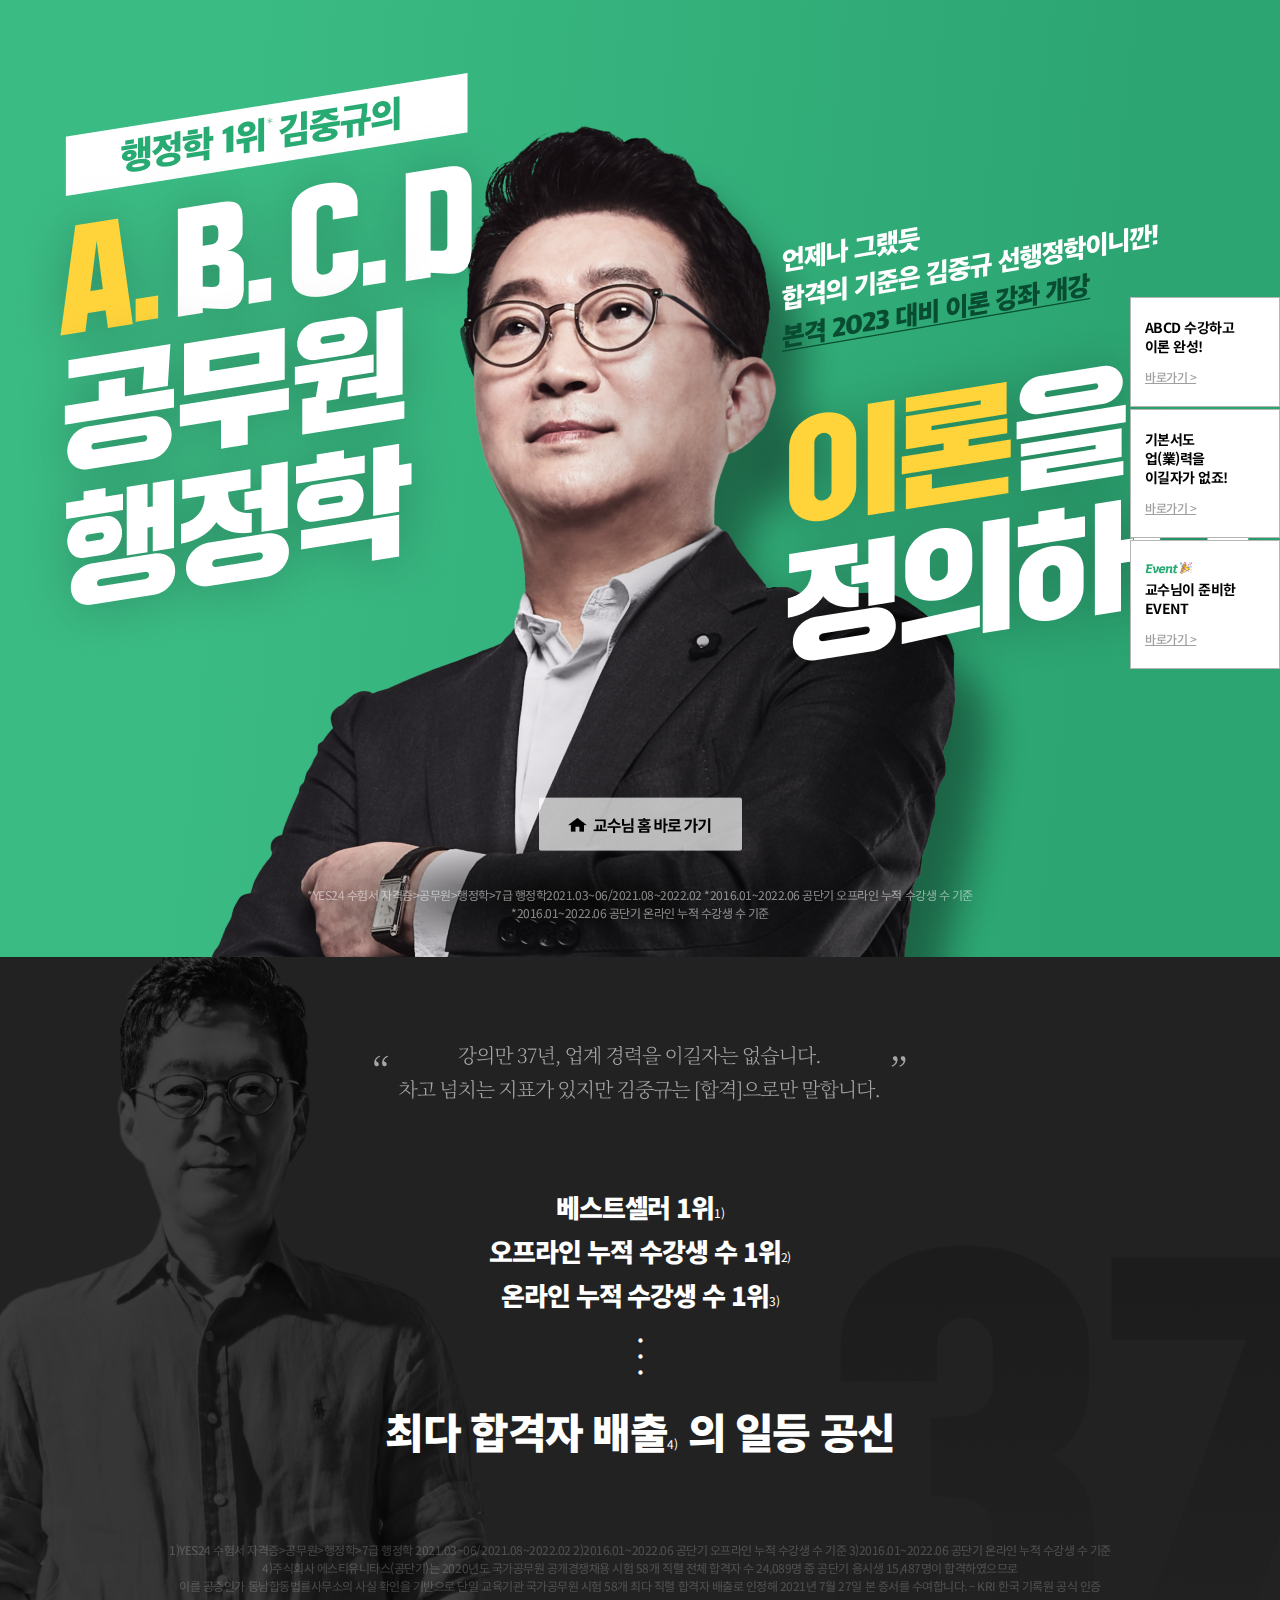
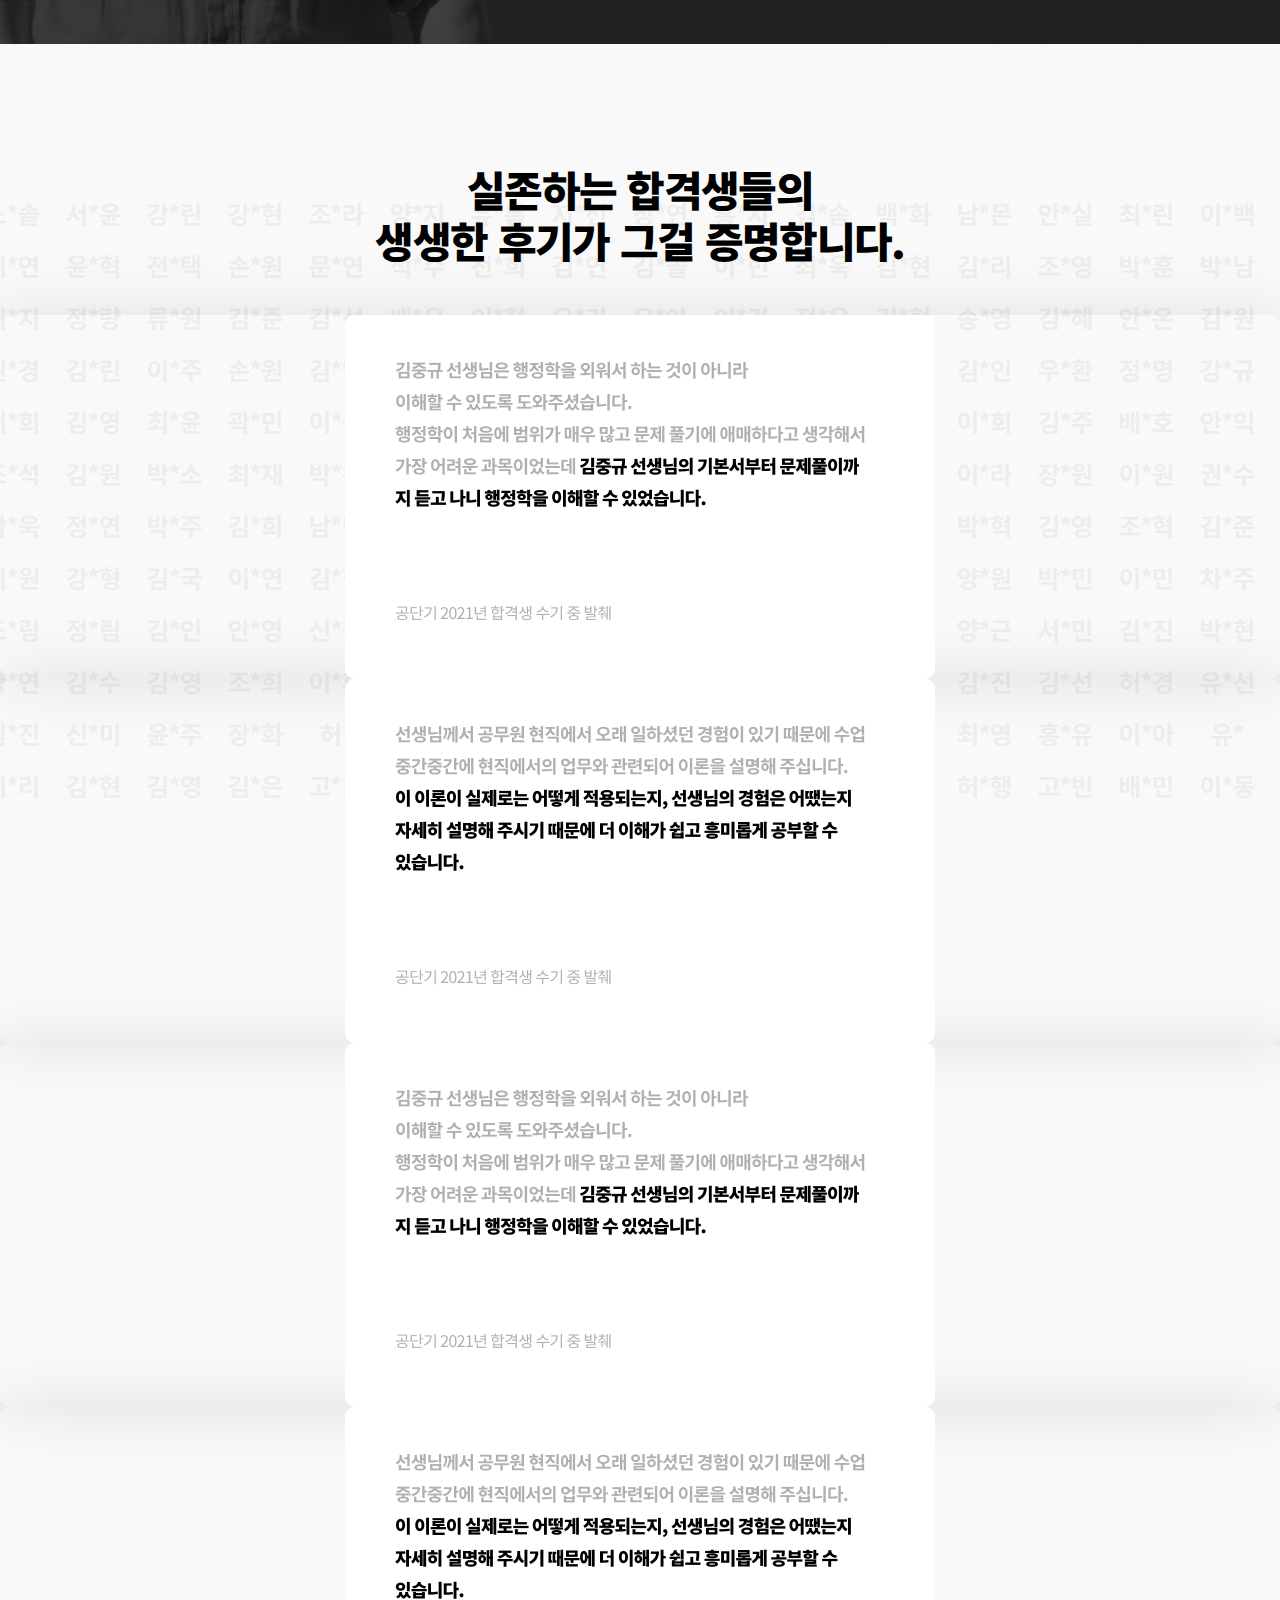
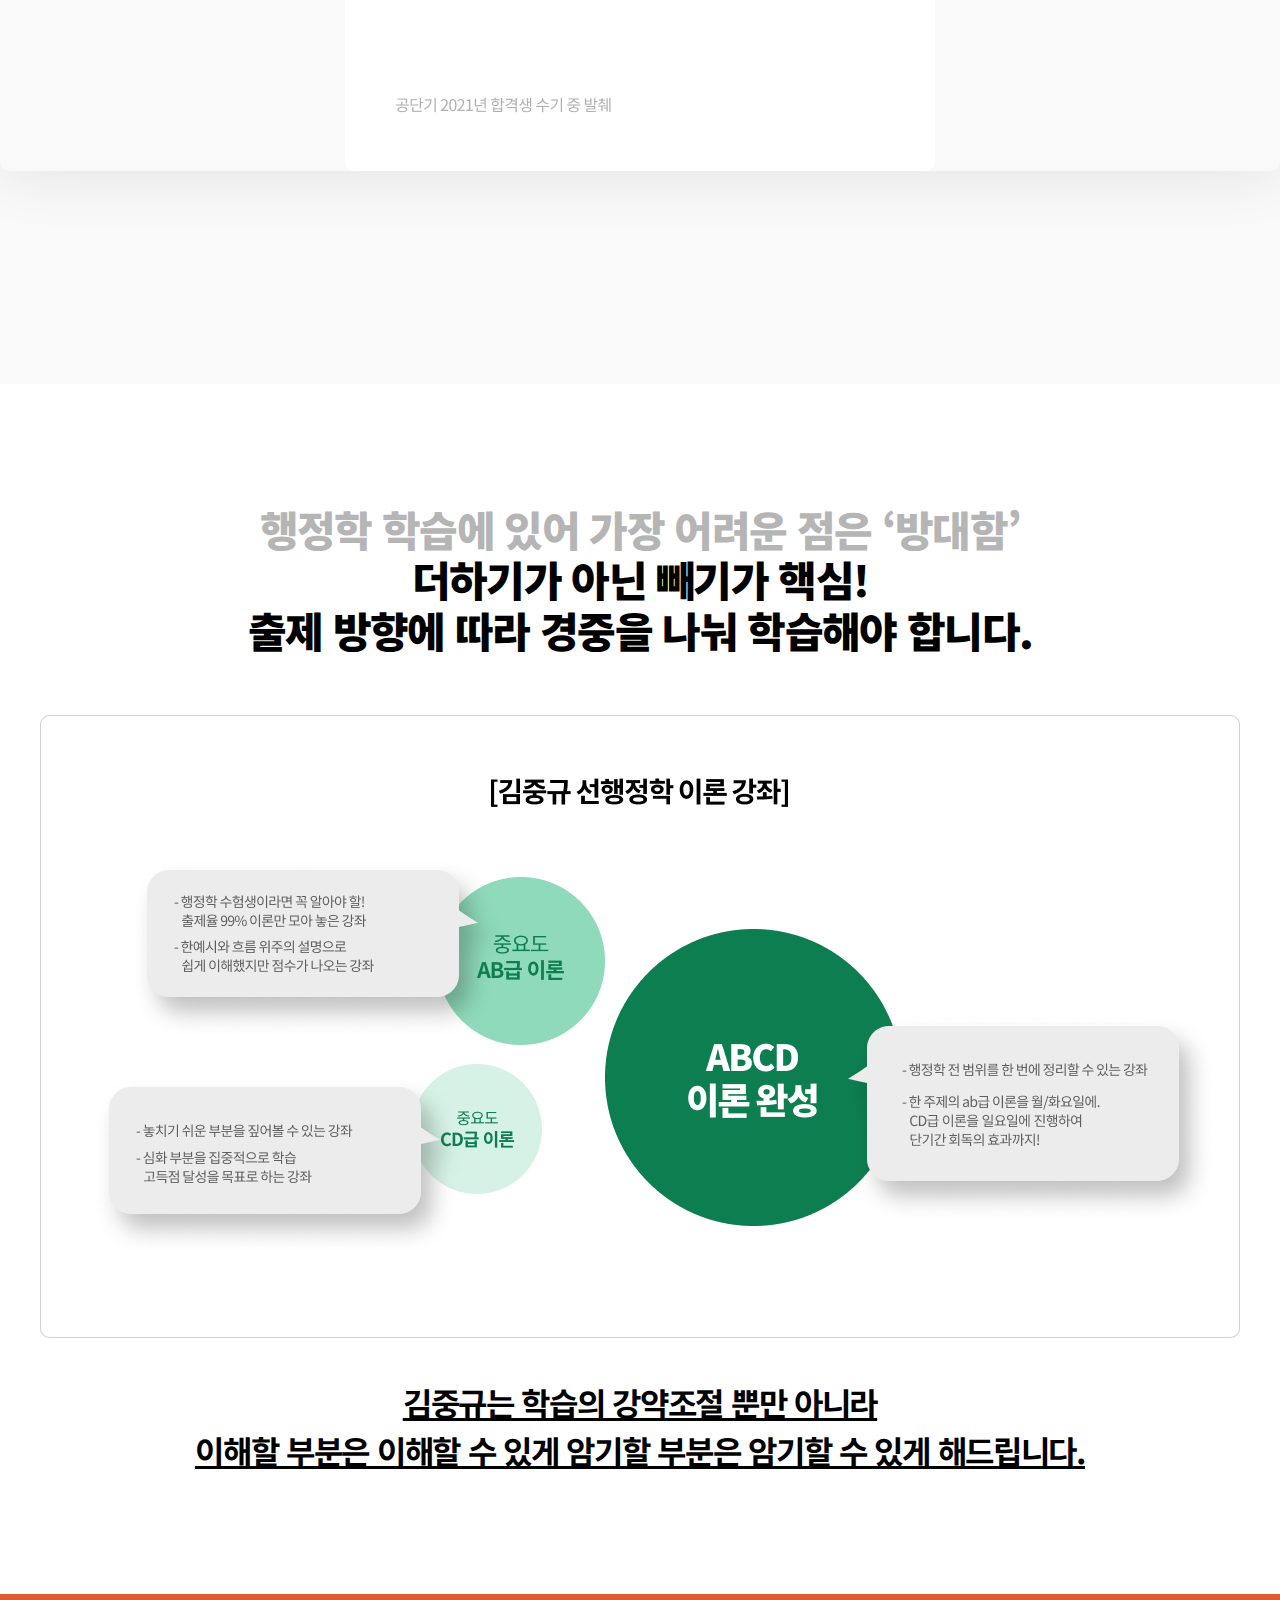
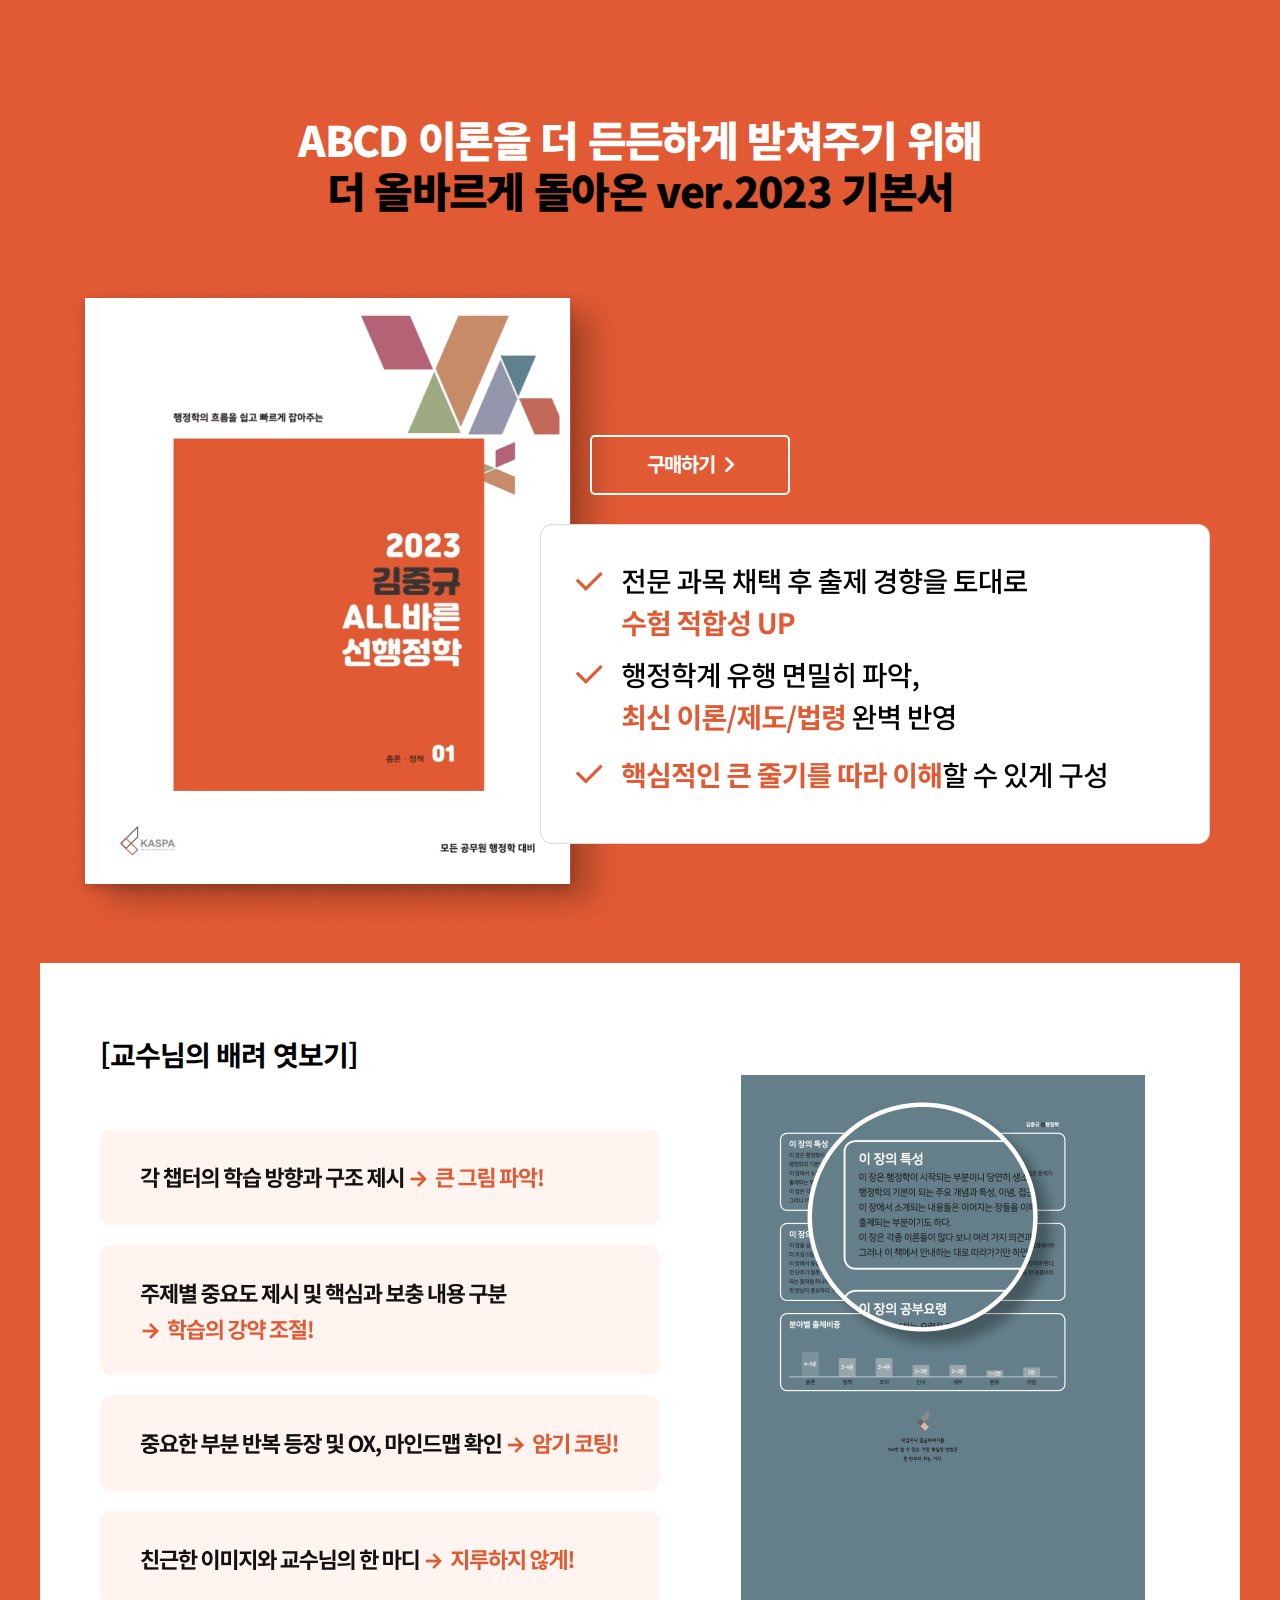
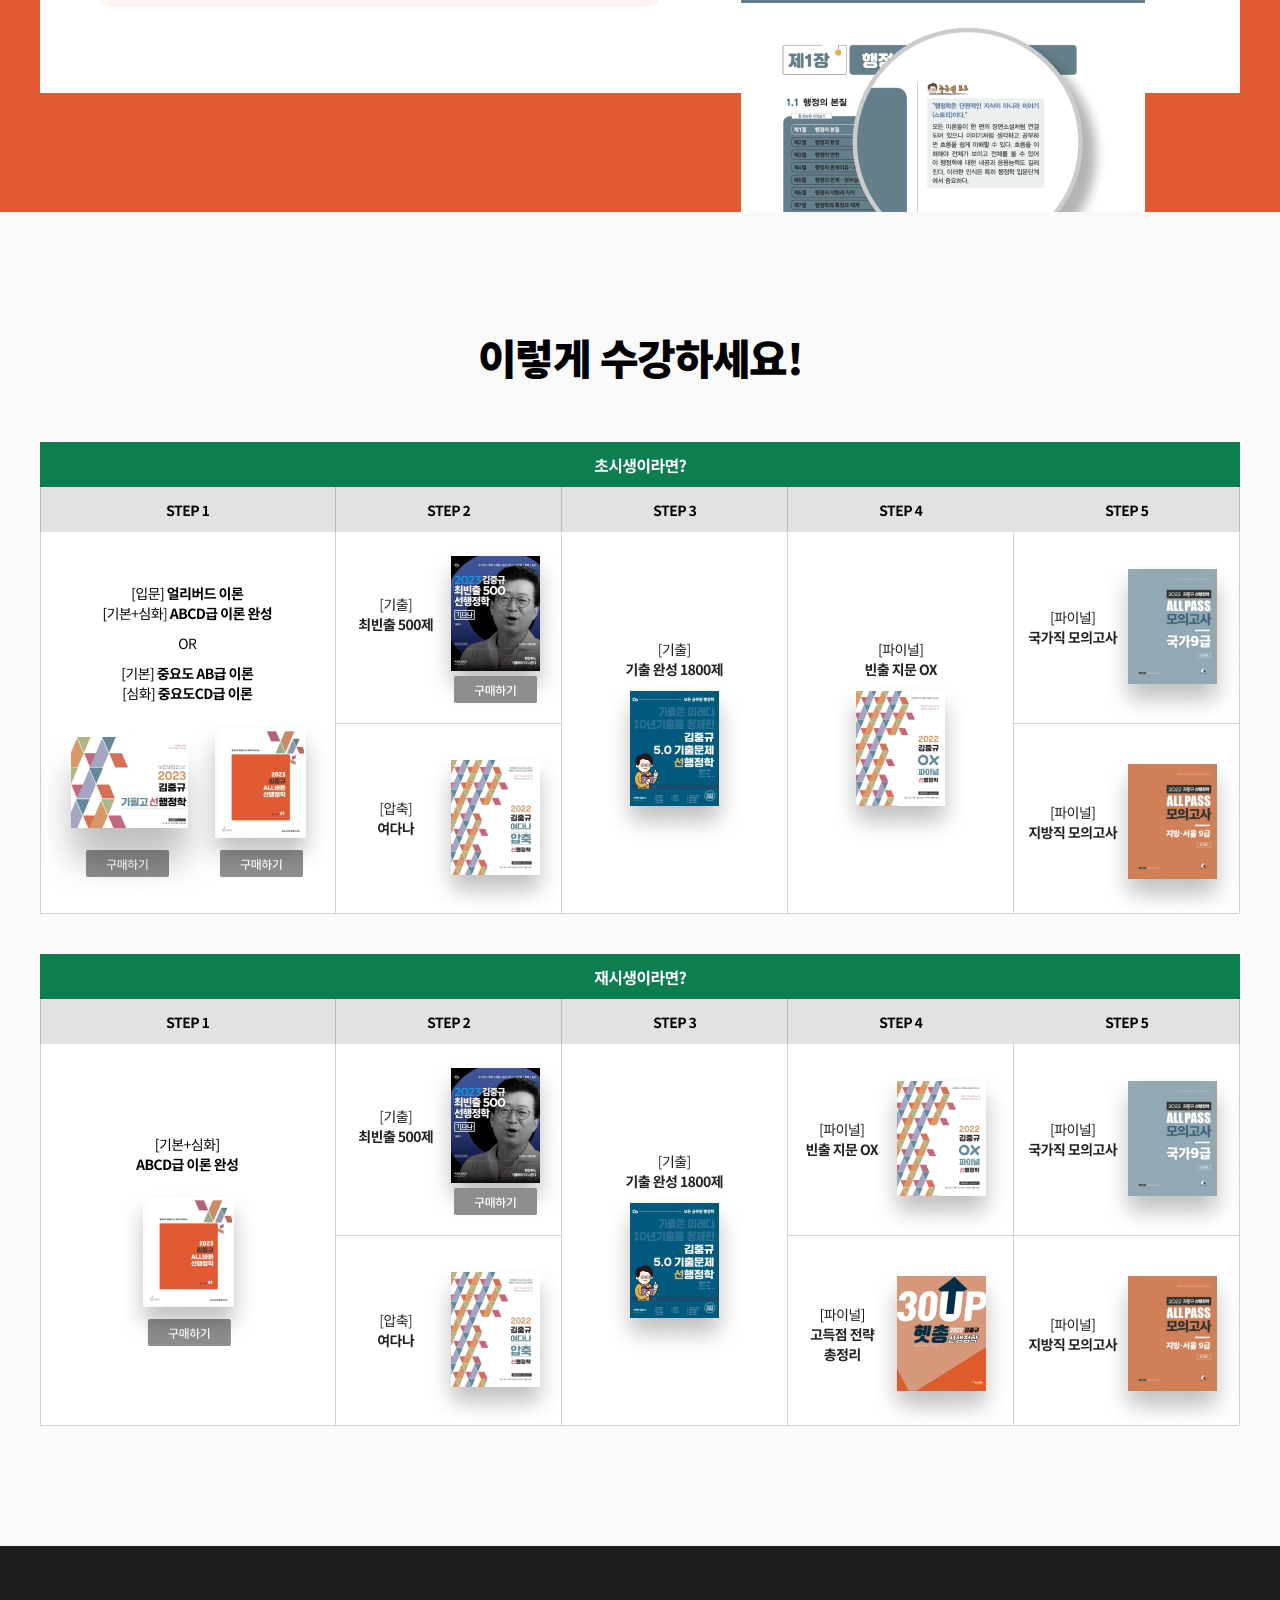
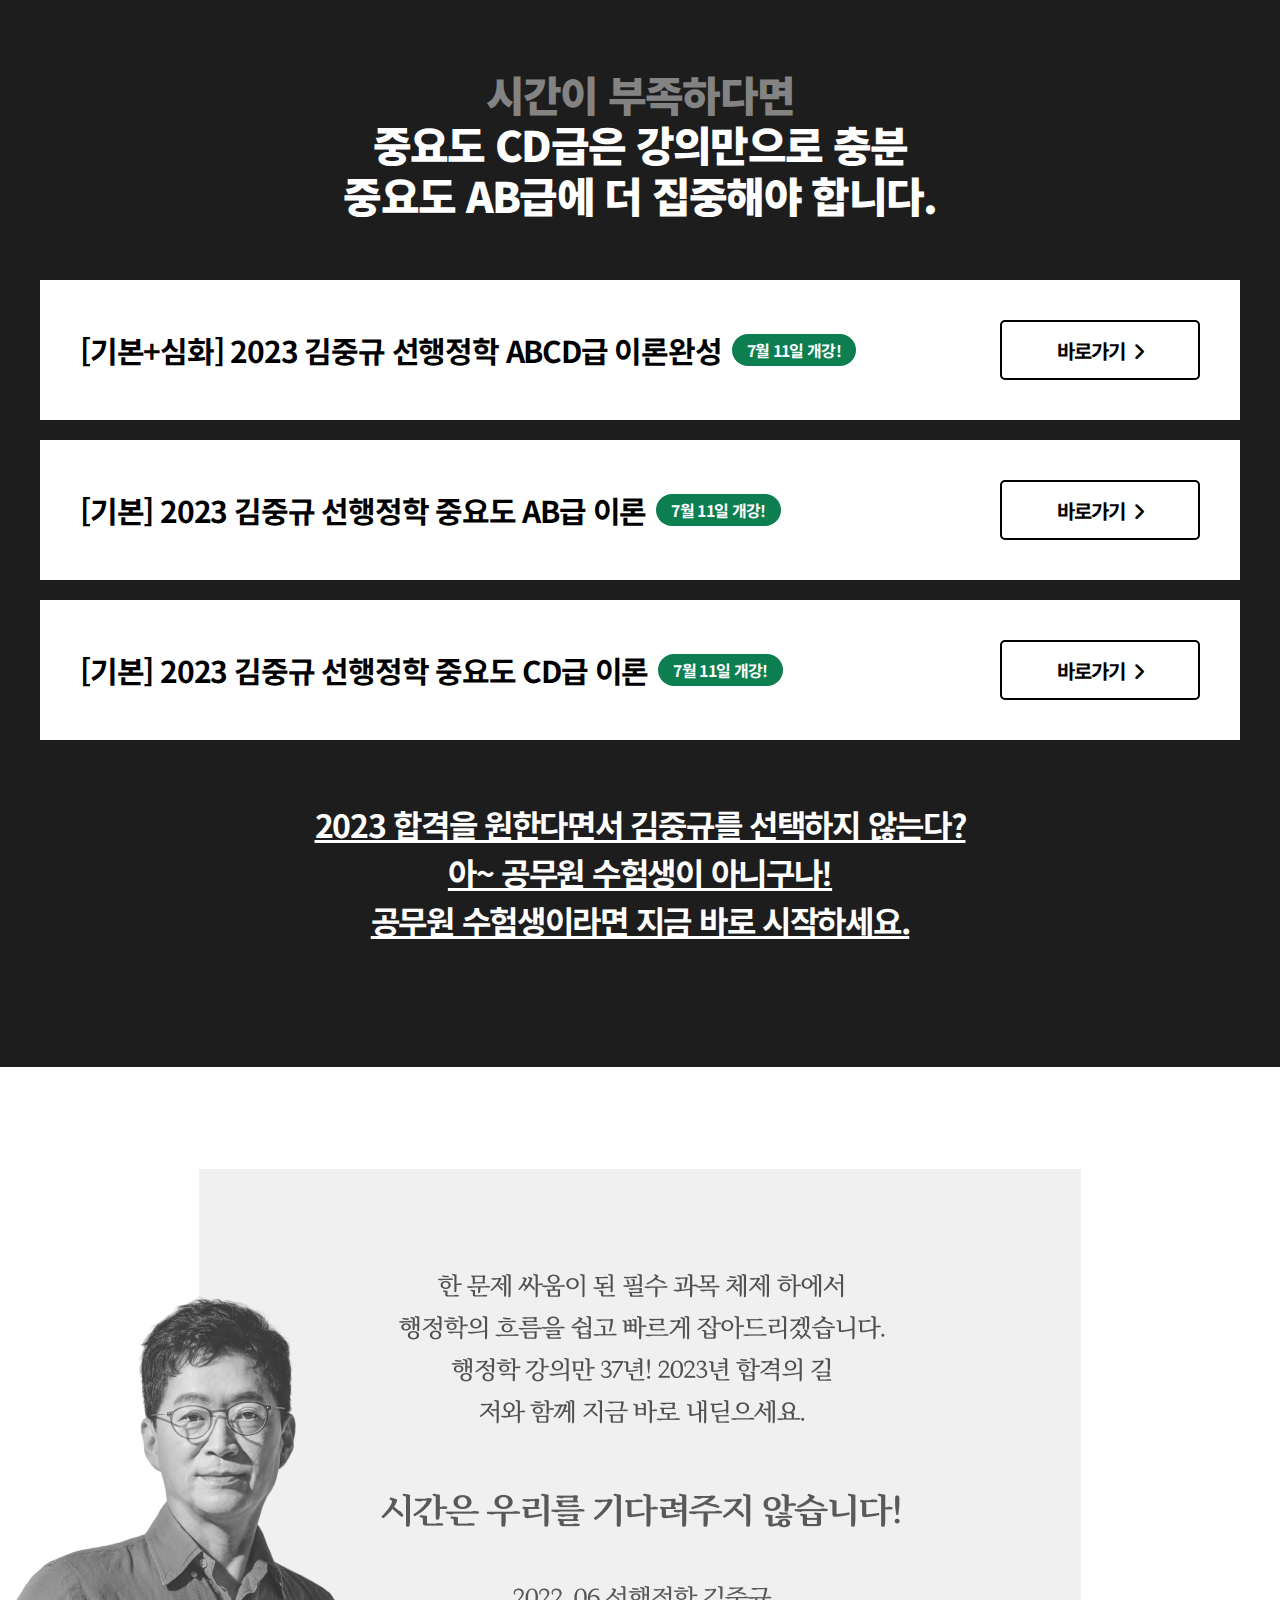
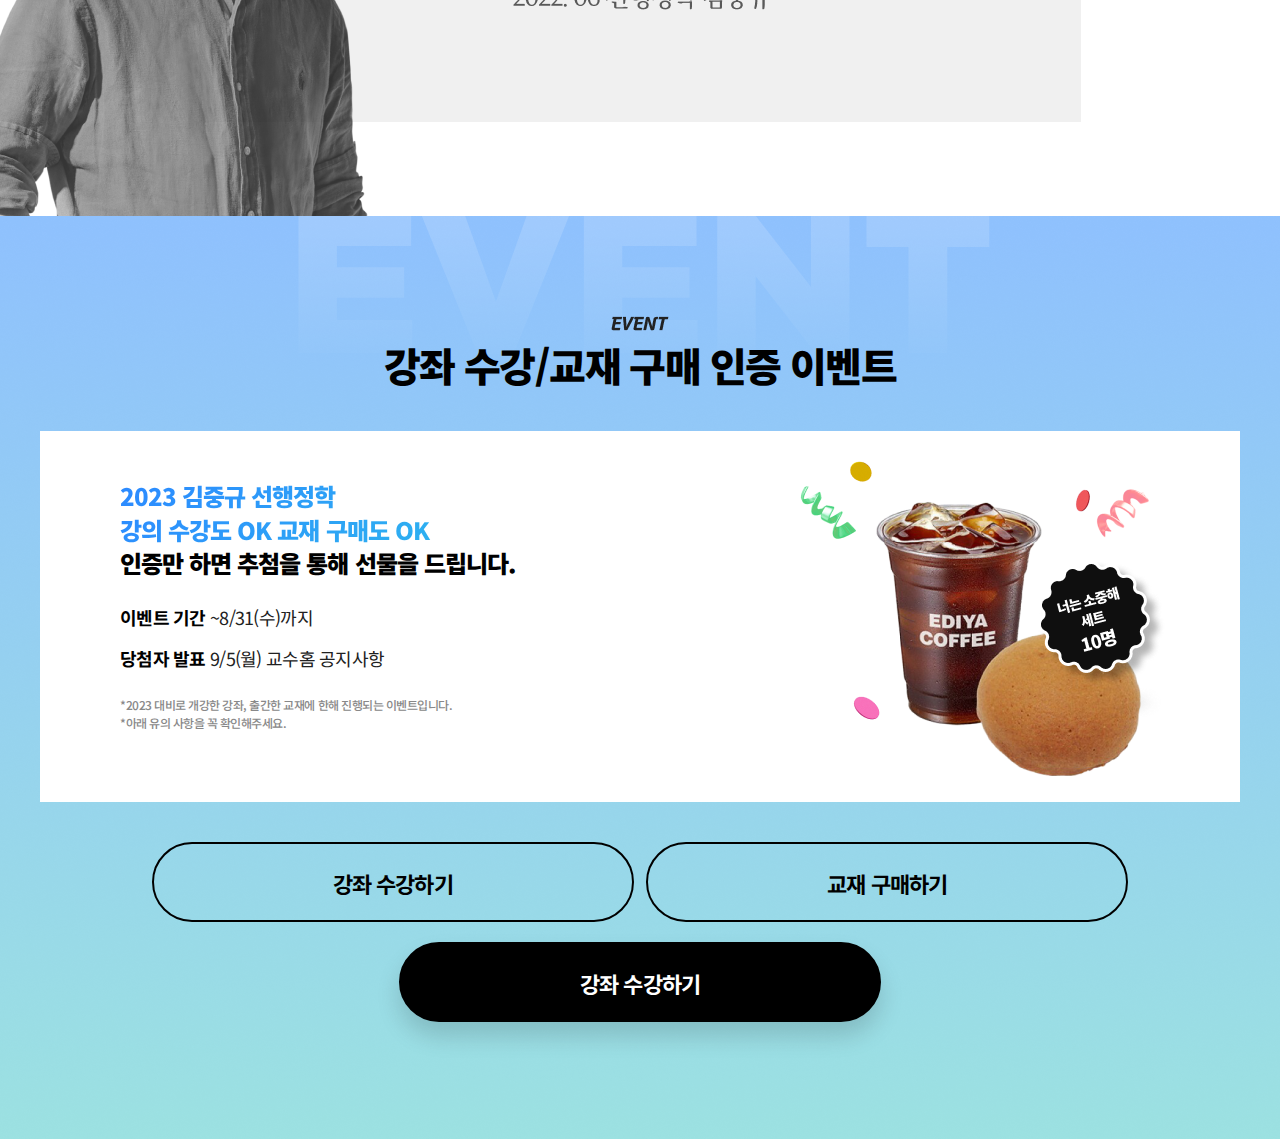
<file: kjk_abcd/index.html>
<!DOCTYPE html>
<html lang="ko">
    <head>
        <meta charset="UTF-8" />
        <meta http-equiv="Content-Type" content="text/html; charset=utf-8" />
        <meta http-equiv="Content-Script-Type" content="text/javascript" />
        <meta http-equiv="Content-Style-Type" content="text/css" />
        <meta http-equiv="X-UA-Compatible" content="IE=edge" />

        <title>테스트</title>

        <link rel="shortcut icon" href="https://s3.ap-northeast-2.amazonaws.com/st.dev.dangidata/static_conects/public/img/favicon/CONECTS_32x32.ico">

        <link rel="stylesheet" href="https://cdnjs.cloudflare.com/ajax/libs/font-awesome/6.0.0-beta3/css/all.min.css">
        <link rel="stylesheet" href="../common/common.css">
        <link rel="stylesheet" href="./kjk_abcd.css">

        <script type="text/javascript" src="https://static.conects.com/common/js/jquery/jquery.min.js"></script>
        <script type="text/javascript" src="https://static.conects.com/common/js/jquery/jquery-ui.min.js"></script>
        <script type="text/javascript" src="https://static.conects.com/common/js/bxslider/jquery.bxslider.js"></script>

        <script type="text/javascript" src="../common/common.js"></script>
        <script type="text/javascript" src="./kjk_abcd.js"></script>
    </head>

    <body>
        <div class="event_220708">
            <!-- @ sect00 -->
            <div class="sect00">
                <ul>
                    <li>
                        <a href="javascript:;" class="btn_quick">
                            ABCD 수강하고<br>이론 완성!
                            <p>바로가기 ></p>
                        </a>
                    </li>

                    <li>
                        <a href="javascript:;" class="btn_quick">
                            기본서도<br>업(業)력을<br>이길자가 없죠!
                            <p>바로가기 ></p>
                        </a>
                    </li>
                    
                    <li>
                        <a href="javascript:;" class="btn_quick">
                            <div>
                                <img src="./img/sect00_evt.png" alt="EVENT">
                            </div>
                            
                            교수님이 준비한<br>EVENT
                            <p>바로가기 ></p>
                        </a>
                    </li>
                </ul>
            </div>

            <!-- @ sect01 -->
            <div class="sect01">
                <div class="inner">
                    <h3>
                        <img src="./img/sect01_tit.png" alt="행정학 1위 김중규의 A. B. C. D 공무원 행정학 이론을 정의하다">
                    </h3>

                    <a href="javascript:;" class="d-block btn_home">
                        <img src="./img/sect01_btn.png" alt="교수님 홈 바로 가기">
                    </a>

                    <span class="txt_note">
                        *YES24 수험서 자격증>공무원>행정학>7급 행정학2021.03~06/2021.08~2022.02 *2016.01~2022.06 공단기 오프라인 누적 수강생 수 기준<br>
                        *2016.01~2022.06 공단기 온라인 누적 수강생 수 기준
                    </span>
                </div>
            </div>

            <!-- @ sect02 -->
            <div class="sect02">
                <div class="inner">
                    <h4>
                        <img src="./img/sect02_tit.png" alt="">
                    </h4>

                    <div class="txt_info">
                        <ul class="txt_step">
                            <li class="">베스트셀러 1위<span class="txt_num">1)</span></li>
                            <li class="">오프라인 누적 수강생 수 1위<span class="txt_num">2)</span></li>
                            <li class="">온라인 누적 수강생 수 1위<span class="txt_num">3)</span></li>
                        </ul>
                        
                        <ul class="txt_dot">
                            <li class="">.</li>
                            <li class="">.</li>
                            <li class="">.</li>
                        </ul>

                        <p class="txt_rst">최다 합격자 배출<span class="txt_num">4)</span> 의 일등 공신</p>
                    </div>

                    <span class="txt_note">
                        1)YES24 수험서 자격증>공무원>행정학>7급 행정학 2021.03~06/2021.08~2022.02  2)2016.01~2022.06 공단기 오프라인 누적 수강생 수 기준 3)2016.01~2022.06 공단기 온라인 누적 수강생 수 기준<br>
                        4)주식회사 에스티유니타스(공단기)는 2020년도 국가공무원 공개경쟁채용 시험 58개 직렬 전체 합격자 수 24,089명 중 공단기 응시생 15,487명이 합격하였으므로<br>
                        이를 공증인가 동남합동법률사무소의 사실 확인을 기반으로 단일 교육기관 국가공무원 시험 58개 최다 직렬 합격자 배출로 인정해  2021년 7월 27일 본 증서를 수여합니다. – KRI 한국 기록원 공식 인증
                    </span>
                </div>
            </div>

            <!-- @ sect03 -->
            <div class="sect03">
                <div class="inner">
                    <h4>실존하는 합격생들의<br>생생한 후기가 그걸 증명합니다.</h4>

                    <div class="cont_slide">
                        <ul>
                            <li><img src="./img/sect03_slide1.png" alt="김중규 선생님은 행정학을 외워서 하는 것이 아니라 이해할 수 있도록 도와주셨습니다. 행정학이 처음에 범위가 매우 많고 문제 풀기에 애매하다고 생각해서 가장 어려운 과목이었는데 김중규 선생님의 기본서부터 문제풀이까지 듣고 나니 행정학을 이해할 수 있었습니다."></li>
                            <li><img src="./img/sect03_slide2.png" alt="선생님께서 공무원 현직에서 오래 일하셨던 경험이 있기 때문에 수업 중간중간에 현직에서의 업무와 관련되어 이론을 설명해 주십니다. 이 이론이 실제로는 어떻게 적용되는지, 선생님의 경험은 어땠는지 자세히 설명해 주시기 때문에 더 이해가 쉽고 흥미롭게 공부할 수 있습니다."></li>
                            <li><img src="./img/sect03_slide1.png" alt="김중규 선생님은 행정학을 외워서 하는 것이 아니라 이해할 수 있도록 도와주셨습니다. 행정학이 처음에 범위가 매우 많고 문제 풀기에 애매하다고 생각해서 가장 어려운 과목이었는데 김중규 선생님의 기본서부터 문제풀이까지 듣고 나니 행정학을 이해할 수 있었습니다."></li>
                            <li><img src="./img/sect03_slide2.png" alt="선생님께서 공무원 현직에서 오래 일하셨던 경험이 있기 때문에 수업 중간중간에 현직에서의 업무와 관련되어 이론을 설명해 주십니다. 이 이론이 실제로는 어떻게 적용되는지, 선생님의 경험은 어땠는지 자세히 설명해 주시기 때문에 더 이해가 쉽고 흥미롭게 공부할 수 있습니다."></li>
                        </ul>
                    </div>
                </div>
            </div>

            <!-- @ sect04 -->
            <div class="sect04">
                <div class="inner">
                    <h4>
                        <p class="txt_tit">행정학 학습에 있어 가장 어려운 점은 ‘방대함’</p>
                        더하기가 아닌 빼기가 핵심!<br>
                        출제 방향에 따라 경중을 나눠 학습해야 합니다.
                    </h4>

                    <div class="cont_thoery">
                        <img src="./img/sect04_theory.png" alt="김중규 선행정학 이론 강좌">
                    </div>

                    <p class="txt_note">
                        김중규는 학습의 강약조절 뿐만 아니라<br>
                        이해할 부분은 이해할 수 있게 암기할 부분은 암기할 수 있게 해드립니다.
                    </p>
                </div>
            </div>

            <!-- @ sect05 -->
            <div class="sect05">
                <div class="inner">
                    <h4>
                        <p class="txt_tit">ABCD 이론을 더 든든하게 받쳐주기 위해</p>
                        더 올바르게 돌아온 ver.2023 기본서
                    </h4>

                    <div class="cont_book">
                        <img src="./img/sect05_book.png" alt="2023 김중규 ALL바른 선행정학 구매하기">

                        <a href="javascript:;" class="btn_buy">구매하기&nbsp;<i class="fa-solid fa-angle-right"></i></a>
                    </div>

                    <div class="cont_review">
                        <div class="cont_cons">
                            <p class="txt_tit">[교수님의 배려 엿보기]</p>

                            <ul>
                                <li><img src="./img/sect05_review1.png" alt="각 챕터의 학습 방향과 구조 제시 → 큰 그림 파악!"></li>
                                <li><img src="./img/sect05_review2.png" alt="주제별 중요도 제시 및 핵심과 보충 내용 구분 → 학습의 강약 조절!"></li>
                                <li><img src="./img/sect05_review3.png" alt="중요한 부분 반복 등장 및 OX, 마인드맵 확인 → 암기 코팅!"></li>
                                <li><img src="./img/sect05_review4.png" alt="친근한 이미지와 교수님의 한 마디 → 지루하지 않게!"></li>
                            </ul>
                        </div>

                        <div class="cont_slide">
                            <ul>
                                <li><img src="./img/sect05_slide1.png" alt="슬라이드 이미지 1"></li>
                                <li><img src="./img/sect05_slide2.png" alt="슬라이드 이미지 2"></li>
                                <li><img src="./img/sect05_slide3.png" alt="슬라이드 이미지 3"></li>
                                <li><img src="./img/sect05_slide4.png" alt="슬라이드 이미지 4"></li>
                                <li><img src="./img/sect05_slide5.png" alt="슬라이드 이미지 5"></li>
                            </ul>
                        </div>
                    </div>
                </div>
            </div>

            <!-- @ sect06 -->
            <div class="sect06">
                <div class="inner">
                    <h4>이렇게 수강하세요!</h4>

                    <ul>
                        <li><img src="./img/sect06_curri1.png" alt="초시생이라면?"></li>
                        <li><img src="./img/sect06_curri2.png" alt="재시생이라면?"></li>
                    </ul>
                </div>
            </div>

            <!-- @ sect07 -->
            <div class="sect07">
                <div class="inner">
                    <h4>
                        <p class="txt_tit">시간이 부족하다면</p>
                        중요도 CD급은 강의만으로 충분<br>
                        중요도 AB급에 더 집중해야 합니다.
                    </h4>

                    <div class="cont_class">
                        <ul>
                            <li class="cont_lec">
                                <p class="lec_tit">[기본+심화] 2023 김중규 선행정학 ABCD급 이론완성</p>
                                <span class="lec_open">7월 11일 개강!</span>
                                <a href="javascript:;" class="btn_class">바로가기&nbsp;<i class="fa-solid fa-angle-right"></i></a>
                            </li>

                            <li class="cont_lec">
                                <p class="lec_tit">[기본] 2023 김중규 선행정학 중요도 AB급 이론</p>
                                <span class="lec_open">7월 11일 개강!</span>
                                <a href="javascript:;" class="btn_class">바로가기&nbsp;<i class="fa-solid fa-angle-right"></i></a>
                            </li>

                            <li class="cont_lec">
                                <p class="lec_tit">[기본] 2023 김중규 선행정학 중요도 CD급 이론</p>
                                <span class="lec_open">7월 11일 개강!</span>
                                <a href="javascript:;" class="btn_class">바로가기&nbsp;<i class="fa-solid fa-angle-right"></i></a>
                            </li>
                        </ul>
                    </div>

                    <p class="txt_msg">
                        2023 합격을 원한다면서 김중규를 선택하지 않는다?<br>
                        아~ 공무원 수험생이 아니구나!<br>
                        공무원 수험생이라면 지금 바로 시작하세요.
                    </p>
                </div>
            </div>

            <!-- @ sect08 -->
            <div class="sect08">
                <div class="inner">
                    <h4>
                        <img src="./img/sect08_letter.png" alt="한 문제 싸움이 된 필수 과목 체제 하에서 행정학의 흐름을 쉽고 빠르게 잡아드리겠습니다. 행정학 강의만 37년! 2023년 합격의 길 저와 함께 지금 바로 내딛으세요. 시간은 우리를 기다려주지 않습니다! 2022. 06 선행정학 김중규">
                    </h4>
                </div>
            </div>

            <!-- @ sect09 -->
            <div class="sect09">
                <div class="inner">
                    <h4>
                        <img src="./img/sect09_tit.png" alt="EVENT">
                        <p class="txt_tit">강좌 수강/교재 구매 인증 이벤트</p>
                    </h4>

                    <div class="cont_evt">
                        <div class="cont_noti">
                            <div class="txt_info">
                                <p>2023 김중규 선행정학<br>강의 수강도 OK 교재 구매도 OK</p>
                                인증만 하면 추첨을 통해 선물을 드립니다.
                            </div>
                            
                            <ul>
                                <li>
                                    <strong>이벤트 기간</strong>~8/31(수)까지
                                </li>
                                <li>
                                    <strong>당첨자 발표</strong>9/5(월) 교수홈 공지사항
                                </li>
                            </ul>

                            <span class="txt_note">
                                *2023 대비로 개강한 강좌, 출간한 교재에 한해 진행되는 이벤트입니다.<br>
                                *아래 유의 사항을 꼭 확인해주세요.
                            </span>
                        </div>

                        <div class="cont_gift">
                            <img src="./img/sect09_gift.png" alt="">
                        </div>
                    </div>

                    <div class="cont_btn">
                        <a href="javascript:;" class="btn_evt">강좌 수강하기</a>
                        <a href="javascript:;" class="btn_evt">교재 구매하기</a>
                        <a href="javascript:;" class="btn_cert">강좌 수강하기</a>
                    </div>
                </div>
            </div>

            <!-- @ sect10 -->
            <div class="sect10">
                <div class="inner">
                    <div class="cont_pop">
                        <a href="javascript:;" class="btn_close" onclick="layer_close();">
                            <i class="fa-solid fa-xmark"></i>
                        </a>

                        <h4>[필수] 개인정보 수집 및 활용 동의 안내</h4>

                        <ul class="cont_input">
                            <li>
                                <label>이름</label>
                                <input type="text" class="" id="" name="" value="" placeholder="이름을 입력해주세요.">
                            </li>

                            <li>
                                <label>ID</label>
                                <input type="text" class="" id="" name="" value="" placeholder="ID를 입력해주세요.">
                            </li>

                            <li>
                                <label>이미지</label>
                                <input type="file" class="" id="" name="" value="" placeholder="">
                            </li>
                        </ul>

                        <div class="cont_noti">
                            1. 개인정보 수집 이용 목적<br>
                            &nbsp;&nbsp;- 이벤트 상품 지급<br>
                            2. 개인정보 수집 항목<br>
                            &nbsp;&nbsp;- 이름, ID, 휴대폰번호<br>
                            3. 개인정보 이용기간 및 보유기간<br>
                            &nbsp;&nbsp;- 이벤트 종료 후 상품 지급시까지<br>
                            4. 개인정보 제공 동의 거부 권리 및 동의 거부에 따른 불이익<br>
                            &nbsp;&nbsp;- 귀하는 개인 정보 제공 동의를 거부할 권리가 있으며 동의 거부에 따른 불이익은 없으나,<br>
                            &nbsp;&nbsp;&nbsp;&nbsp;구매 인증 이벤트 참여에서는 제외됩니다.
                        </div>

                        <p class="txt_agree">
                            (선택) 위의 내용을 이해하였으며 위와 같은 개인정보 수집 이용에 동의합니다.
                        </p>

                        <div class="cont_check">
                            <label><input type="checkbox" class="" id="" name="">동의함</label>
                            <label><input type="checkbox" class="" id="" name="">동의 안함</label>
                        </div>

                        <div class="cont_agree">
                            <a href="javascript:;" class="btn_agree">등록하기</a>
                        </div>
                    </div>
                </div>

                <span class="cont_mask" onclick="layer_close();"></span>
            </div>
        </div>
    </body>
</html>
</file>
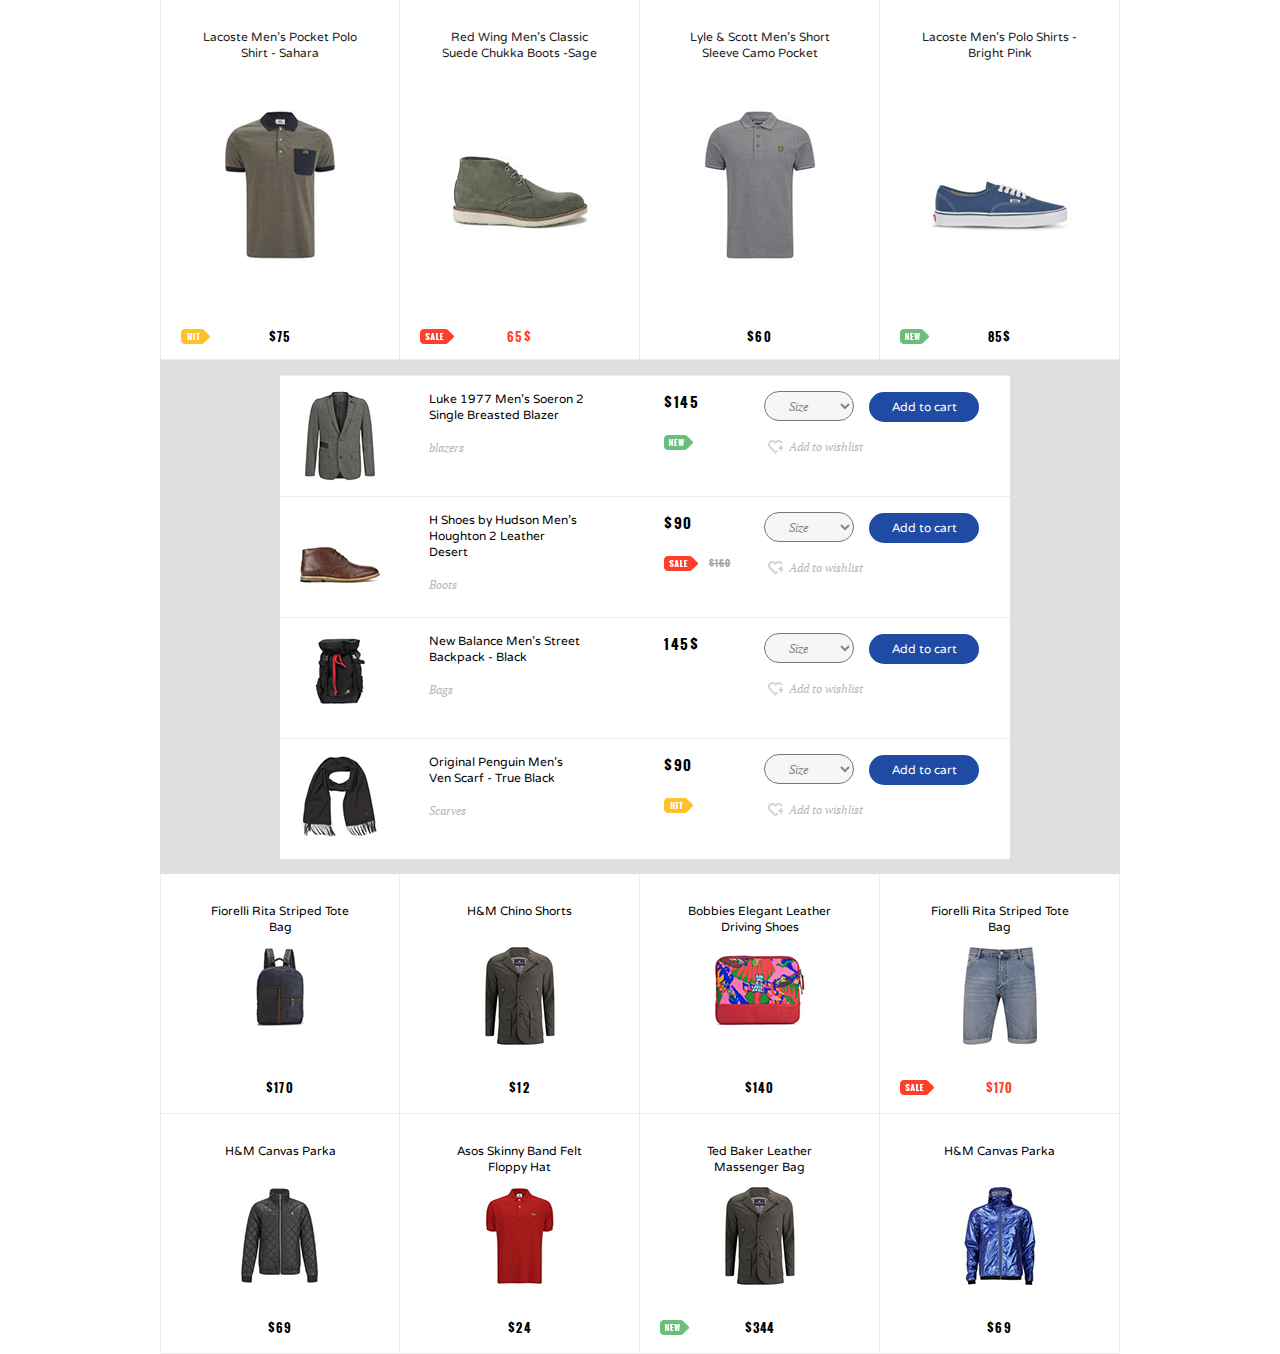
<file: mall/index.html>
<!DOCTYPE html>
<html lang="ko">

<head>
    <meta charset="UTF-8">
    <meta name="viewport" content="width=device-width, initial-scale=1.0">
    <meta http-equiv="X-UA-Compatible" content="ie=edge">
    <link rel="stylesheet" href="./css/style.css">
    <script src="//cdnjs.cloudflare.com/ajax/libs/jquery/3.2.1/jquery.min.js"></script>
    <script src="./js/script.js"></script>

    <title>Men's Fashion | Nordstrom</title>
</head>

<body>
    <div class="mall">
        <h1 class="readable-hidden">Men's Fashion | Nordstrom</h1>
            <ul class="product-list-top">
                    <h2 class="readable-hidden">Top Product List</h2>
                <li class="col-2 product1">
                    <h3>Lacoste Men's Pocket Polo Shirt - Sahara</h3>
                    <img src="./images/top/lacoste-sahara.png" alt="Lacoste Men's Pocket Polo Shirt - Sahara">
                    <span>$75</span>
                    <div class="col-2 product-clicked">
                            <div class="product-clicked-buttons">
                            <select class="size" id="size1">
                                <option selected>Size</option>
                                <option value="S">S</option>
                                <option value="M">M</option>
                                <option value="L">L</option>
                                <option value="XL">XL</option>
                            </select>
                            <label for="size1" class="readable-hidden">Size</label>
                            <button class="add-to-cart">Add to cart</button>
                            <div class="add-to-wishlist-box">
                                <input type="checkbox" class="add-to-wishlist" id="wishlist-check1"></input>
                                <label for="wishlist-check1">Add to wishlist</label>
                                </div> 
                            </div>
                        </div>
                </li>
                <li class="col-2 product2">
                    <h3>Red Wing Men's Classic Suede Chukka Boots -Sage</h3>
                    <img src="./images/top/red-sage.png" alt="Red Wing Men's Classic Suede Chukka Boots -Sage">
                    <span class="sale">65$</span>
                    <div class="col-2 product-clicked">
                            <div class="product-clicked-buttons">
                                    <select class="size" id="size2">
                                            <option selected>Size</option>
                                            <option value="S">S</option>
                                            <option value="M">M</option>
                                            <option value="L">L</option>
                                            <option value="XL">XL</option>
                                        </select>
                                        <label for="size2" class="readable-hidden">Size</label>
                            <button class="add-to-cart">Add to cart</button>
                            <div class="add-to-wishlist-box">
                                <input type="checkbox" class="add-to-wishlist" id="wishlist-check2"></input>
                                <label for="wishlist-check2">Add to wishlist</label>
                                </div>
                        </div>
                    </div>
                </li>
                <li class="col-2 product3">
                    <h3>Lyle & Scott Men's Short Sleeve Camo Pocket</h3>
                    <img src="./images/top/lyle-pocket.png" alt="Lyle & Scott Men's Short Sleeve Camo Pocket">
                    <span>$60</span>
                    <div class="col-2 product-clicked">
                            <div class="product-clicked-buttons">
                            <select class="size" id="size3">
                                <option selected>Size</option>
                                <option value="S">S</option>
                                <option value="M">M</option>
                                <option value="L">L</option>
                                <option value="XL">XL</option>
                            </select>
                            <label for="size3" class="readable-hidden">Size</label>
                            <button class="add-to-cart">Add to cart</button>
                            <div class="add-to-wishlist-box">
                                <input type="checkbox" class="add-to-wishlist" id="wishlist-check3"></input>
                                <label for="wishlist-check3">Add to wishlist</label>
                                </div>
                        </div>
                    </div>
                </li>
                <li class="col-2 product4">
                    <h3>Lacoste Men's Polo Shirts - Bright Pink</h3>
                    <img src="./images/top/lacoste-link.png" alt="Lacoste Men's Polo Shirts - Bright Pink">
                    <span>85$</span>
                    <div class="col-2 product-clicked">
                        <div class="product-clicked-buttons">
                        <select class="size" id="size4">
                                <option selected>Size</option>
                                <option value="S">S</option>
                                <option value="M">M</option>
                                <option value="L">L</option>
                                <option value="XL">XL</option>
                            </select>
                            <label for="size4" class="readable-hidden">Size</label>
                        <button class="add-to-cart">Add to cart</button>
                        <div class="add-to-wishlist-box">
                            <input type="checkbox" class="add-to-wishlist" id="wishlist-check4"></input>
                            <label for="wishlist-check4">Add to wishlist</label>
                            </div>
                    </div>
                    </div>
                </li>
            </ul>
        <section class="wish-container">
                <h2 class="readable-hidden">Wish list</h2>
            <ul class="wish-list">
                <li class="wish-list-1">
                    <img src="./images/wishlist/luke-blazer.png" alt="Luke 1977 Men's Soeron 2 Single Breasted Blazer - Charcoal">
                    <h3>Luke 1977 Men's Soeron 2 Single Breasted Blazer
                        <span>blazers</span>
                    </h3>
                    <span>$145</span>
                    <div class="wish-list-btn">
                            <select class="size" id="size5">
                                    <option selected>Size</option>
                                    <option value="S">S</option>
                                    <option value="M">M</option>
                                    <option value="L">L</option>
                                    <option value="XL">XL</option>
                                </select>
                                <label for="size5" class="readable-hidden">Size</label>
                        <button class="add-to-cart">Add to cart</button>
                        <div class="add-to-wishlist-box">
                        <input type="checkbox" class="add-to-wishlist" id="wishlist-check5"></input>
                        <label for="wishlist-check5">Add to wishlist</label>
                        </div>
                    </div>
                </li>
                <li class="wish-list-2">
                    <img src="./images/wishlist/h-desert.png" alt="H Shoes by Hudson Men's Houghton 2 Leather Desert Chukka Boots - Tan">
                    <h3>H Shoes by Hudson Men's Houghton 2 Leather Desert
                        <span>Boots</span>
                    </h3>
                    <span>$90</span>
                    <div class="wish-list-btn">
                            <select class="size" id="size6">
                                    <option selected>Size</option>
                                    <option value="S">S</option>
                                    <option value="M">M</option>
                                    <option value="L">L</option>
                                    <option value="XL">XL</option>
                                </select>
                                <label for="size6" class="readable-hidden">Size</label>
                        <button class="add-to-cart">Add to cart</button>
                        <div class="add-to-wishlist-box">
                            <input type="checkbox" class="add-to-wishlist" id="wishlist-check6"></input>
                            <label for="wishlist-check6">Add to wishlist</label>
                            </div>
                    </div>
                </li>
                <li class="wish-list-3">
                    <img src="./images/wishlist/new-black.png" alt="New Balance Men's Street Backpack - Black">
                    <h3>New Balance Men's Street Backpack - Black
                        <span>Bags</span>
                    </h3>
                    <span>145$</span>
                    <div class="wish-list-btn">
                            <select class="size" id="size7">
                                    <option selected>Size</option>
                                    <option value="S">S</option>
                                    <option value="M">M</option>
                                    <option value="L">L</option>
                                    <option value="XL">XL</option>
                                </select>
                                <label for="size7" class="readable-hidden">Size</label>
                        <button class="add-to-cart">Add to cart</button>
                        <div class="add-to-wishlist-box">
                            <input type="checkbox" class="add-to-wishlist" id="wishlist-check7"></input>
                            <label for="wishlist-check7">Add to wishlist</label>
                            </div>
                    </div>
                </li>
                <li class="wish-list-4">
                    <img src="./images/wishlist/original-black.png" alt="Original Penguin Men's Ven Scarf - True Black">
                    <h3>Original Penguin Men's Ven Scarf - True Black
                        <span>Scarves</span>
                    </h3>
                    <span>$90</span>
                    <div class="wish-list-btn">
                            <select class="size" id="size8">
                                    <option selected>Size</option>
                                    <option value="S">S</option>
                                    <option value="M">M</option>
                                    <option value="L">L</option>
                                    <option value="XL">XL</option>
                                </select>
                                <label for="size8" class="readable-hidden">Size</label>
                        <button class="add-to-cart">Add to cart</button>
                        <div class="add-to-wishlist-box">
                            <input type="checkbox" class="add-to-wishlist" id="wishlist-check8"></input>
                            <label for="wishlist-check8">Add to wishlist</label>
                            </div>
                    </div>
                </li>
            </ul>
        </section>
        <ul class="product-list-bottom">
                <h2 class="readable-hidden">Bottom Product List</h2>
            <li class="col-2 product5">
                <h3>Fiorelli Rita Striped Tote Bag</h3>
                <img src="./images/bottom/fiorelli-bag.png" alt="Fiorelli Rita Striped Tote Bag">
                <span>$170</span>
                <div class="col-2 product-clicked">
                        <div class="product-clicked-buttons">
                                <select class="size" id="size9">
                                        <option selected>Size</option>
                                        <option value="S">S</option>
                                        <option value="M">M</option>
                                        <option value="L">L</option>
                                        <option value="XL">XL</option>
                                    </select>
                                    <label for="size9" class="readable-hidden">Size</label>
                        <button class="add-to-cart">Add to cart</button>
                        <div class="add-to-wishlist-box">
                            <input type="checkbox" class="add-to-wishlist" id="wishlist-check9"></input>
                            <label for="wishlist-check9">Add to wishlist</label>
                            </div>                         
                    </div>
                </div>
            </li>
            <li class="col-2 product6">
                <h3>H&amp;M Chino Shorts</h3>
                <img src="./images/bottom/ted-bag.png" alt="H&amp;M Chino Shorts">
                <span>$12</span>
                <div class="col-2 product-clicked">
                        <div class="product-clicked-buttons">
                                <select class="size"  id="size10">
                                        <option selected>Size</option>
                                        <option value="S">S</option>
                                        <option value="M">M</option>
                                        <option value="L">L</option>
                                        <option value="XL">XL</option>
                                    </select>
                                    <label for="size10" class="readable-hidden">Size</label>
                        <button class="add-to-cart">Add to cart</button>
                        <div class="add-to-wishlist-box">
                            <input type="checkbox" class="add-to-wishlist" id="wishlist-check10"></input>
                            <label for="wishlist-check10">Add to wishlist</label>
                            </div> 
                    </div>
                </div>
            </li>
            <li class="col-2 product7">
                <h3>Bobbies Elegant Leather Driving Shoes</h3>
                <img src="./images/bottom/bobbies-shoes.png" alt="Bobbies Elegant Leather Driving Shoes">
                <span>$140</span>
                <div class="col-2 product-clicked">
                        <div class="product-clicked-buttons">
                                <select class="size" id="size11">
                                        <option selected>Size</option>
                                        <option value="S">S</option>
                                        <option value="M">M</option>
                                        <option value="L">L</option>
                                        <option value="XL">XL</option>
                                    </select>
                                    <label for="size11" class="readable-hidden">Size</label>
                        <button class="add-to-cart">Add to cart</button>
                        <div class="add-to-wishlist-box">
                            <input type="checkbox" class="add-to-wishlist" id="wishlist-check11"></input>
                            <label for="wishlist-check11">Add to wishlist</label>
                            </div> 
                    </div>
                </div>
            </li>
            <li class="col-2 product8">
                <h3>Fiorelli Rita Striped Tote Bag</h3>
                <img src="./images/bottom/fiorelli-bag2.png" alt="Fiorelli Rita Striped Tote Bag">
                <span class="sale">$170</span>
                <div class="col-2 product-clicked">
                        <div class="product-clicked-buttons">
                                <select class="size" id="size12">
                                        <option selected>Size</option>
                                        <option value="S">S</option>
                                        <option value="M">M</option>
                                        <option value="L">L</option>
                                        <option value="XL">XL</option>
                                    </select>
                                    <label for="size12" class="readable-hidden">Size</label>
                        <button class="add-to-cart">Add to cart</button>
                        <div class="add-to-wishlist-box">
                            <input type="checkbox" class="add-to-wishlist" id="wishlist-check12"></input>
                            <label for="wishlist-check12">Add to wishlist</label>
                            </div> 
                    </div>
                </div>
            </li>
            <li class="col-2 product9">
                <h3>H&amp;M Canvas Parka</h3>
                <img src="./images/bottom/h-parka.png" alt="H&amp;M Canvas Parka">
                <span>$69</span>
                <div class="col-2 product-clicked">
                        <div class="product-clicked-buttons">
                                <select class="size" id="size13">
                                        <option selected>Size</option>
                                        <option value="S">S</option>
                                        <option value="M">M</option>
                                        <option value="L">L</option>
                                        <option value="XL">XL</option>
                                    </select>
                                    <label for="size13" class="readable-hidden">Size</label>
                        <button class="add-to-cart">Add to cart</button>
                        <div class="add-to-wishlist-box">
                            <input type="checkbox" class="add-to-wishlist" id="wishlist-check13"></input>
                            <label for="wishlist-check13">Add to wishlist</label>
                            </div> 
                    </div>
                </div>
            </li>
            <li class="col-2 product10">
                <h3>Asos Skinny Band Felt Floppy Hat</h3>
                <img src="./images/bottom/asos-hat.png" alt="Asos Skinny Band Felt Floppy Hat">
                <span>$24</span>
                <div class="col-2 product-clicked">
                        <div class="product-clicked-buttons">
                                <select class="size"  id="size14">
                                        <option selected>Size</option>
                                        <option value="S">S</option>
                                        <option value="M">M</option>
                                        <option value="L">L</option>
                                        <option value="XL">XL</option>
                                    </select>
                                    <label for="size14" class="readable-hidden">Size</label>
                        <button class="add-to-cart">Add to cart</button>
                        <div class="add-to-wishlist-box">
                            <input type="checkbox" class="add-to-wishlist" id="wishlist-check14"></input>
                            <label for="wishlist-check14">Add to wishlist</label>
                            </div> 
                    </div>
                </div>
            </li>
            <li class="col-2 product11">
                <h3>Ted Baker Leather Massenger Bag</h3>
                <img src="./images/bottom/ted-bag.png" alt="Ted Baker Leather Massenger Bag">
                <span>$344</span>
                <div class="col-2 product-clicked">
                        <div class="product-clicked-buttons" >
                                <select class="size" id="size15">
                                        <option selected>Size</option>
                                        <option value="S">S</option>
                                        <option value="M">M</option>
                                        <option value="L">L</option>
                                        <option value="XL">XL</option>
                                    </select>
                                    <label for="size15" class="readable-hidden">Size</label>
                        <button class="add-to-cart">Add to cart</button>
                        <div class="add-to-wishlist-box">
                            <input type="checkbox" class="add-to-wishlist" id="wishlist-check15"></input>
                            <label for="wishlist-check15">Add to wishlist</label>
                            </div> 
                    </div>
                </div>
            </li>
            <li class="col-2 product12">
                <h3>H&amp;M Canvas Parka</h3>
                <img src="./images/bottom/h-parka2.png" alt="H&amp;M Canvas Parka">
                <span>$69</span>
                <div class="col-2 product-clicked">
                        <div class="product-clicked-buttons" >
                                <select class="size" id="size16">
                                        <option selected>Size</option>
                                        <option value="S">S</option>
                                        <option value="M">M</option>
                                        <option value="L">L</option>
                                        <option value="XL">XL</option>
                                    </select>
                                    <label for="size16" class="readable-hidden">Size</label>
                        <button class="add-to-cart">Add to cart</button>
                        <div class="add-to-wishlist-box">
                            <input type="checkbox" class="add-to-wishlist" id="wishlist-check16"></input>
                            <label for="wishlist-check16">Add to wishlist</label>
                            </div> 
                    </div>
                </div>
            </li>
        </ul>
    </div>
</body>
</html>
</file>
<file: common/common.css>
@charset "utf-8";
/* @import url('https://fonts.googleapis.com/earlyaccess/notosanskr.css'); */
@import url('https://fonts.googleapis.com/css2?family=Noto+Sans+KR:wght@100;300;400;500;700;900&display=swap');

* {
    font-family:'Noto Sans KR',sans-serif;
    outline:none;
    color: #000000;
}
/* Reset */
body,p,h1,h2,h3,h4,h5,h6,ul,ol,li,dl,dt,dd,table,th,td,form,fieldset,legend,input,textarea,button,select {
    margin:0;
    padding:0;
}
body,h1,h2,h3,h4,h5,h6,input,button,table,select,textarea {
    font-family:'Noto Sans KR',sans-serif,'Malgun Gothic','맑은고딕','맑은 고딕','돋움',Dotum,Helvetica,'Apple SD Gothic Neo';
    font-size:12px;
    columns:#000000;
}
img,fieldset {
    border:0 none
}
li {
    list-style:none
}
input,select,button {
    vertical-align:middle
}
img {
    vertical-align:top
}
i,em,address {
    font-style:normal
}
label,button {
    cursor:pointer
}
button {
    margin:0;
    padding:0
}
hr {
    display:none
}
table {
    border-collapse:collapse;
    border-spacing:0
}
input[type=checkbox],input[type=radio] {
    width:13px;
    height:13px;
    border:0 none
}
a {
    text-decoration:none
}
a:hover {
}
video {
    display: block
}
/* common */
.ellipsis {
    white-space:nowrap;
    text-overflow:ellipsis;
    overflow:hidden;
}
.skip {
    overflow:hidden;
    position:absolute;
    top:-999em;
    left:-999em;
    width:1px;
    height:1px
}
html,body {
    width:100%;
    height:100%
}
html {
    overflow-y:scroll
}
body {
    background-color:#fff;
    *word-break:break-all;
    -ms-word-break:break-all
}
body,input,button {
    font-size:12px;
    line-height:1.5em;
    font-family:'돋움',Dotum,'굴림',Gulim,AppleGothic,Sans-serif;
}
h1,h2,h3,h4,h5,h6 {
    font-size:12px;
}
img,fieldset,iframe {
    border:0 none
}
ul li {
    list-style:none
}
a {
    text-decoration:none
}
textarea {
    overflow:auto
}
html:first-child select {
    height:20px;
    padding-right:6px
}
option {
    padding-right:6px
}
em,address {
    font-style:normal
}
button,label {
    cursor:pointer;
    _cursor /**/:hand
}
button * {
    position:relative
}
button img {
    left:-3px;
    *left: auto
}
</file>
<file: kjk_abcd/kjk_abcd.css>
/* common */
*{box-sizing: border-box;letter-spacing: -0.04em;}
.inner{width: 1200px; margin: 0 auto; text-align: center;position: relative;}
.inner:after{content:""; display: block; clear: both;}

.event_220708 ul:after{content: "";display: block;clear: both;}

/* sect00 */
.sect00{position: fixed;top: 297px;right: 0;z-index: 999;}
.sect00 ul li{margin-bottom: 2px;width: 150px;height: auto;border: 1px solid #B5B5B5;padding: 20px 0 20px 14px;color: #000000;background: #FFFFFF;}
.sect00 ul li a.btn_quick{font-weight: bold;font-size: 14px;line-height: 1.3em;}
.sect00 ul li p{margin-top: 12px;font-weight: 500;font-size: 12px;color: #A0A0A0;text-decoration: underline;}
.sect00 ul li:last-child{margin-bottom: 0;}

/* sect01 */
.sect01{width: 100%;height: 957px;overflow: hidden;background: url("./img/sect01_bg.png") no-repeat center bottom, linear-gradient(95.94deg, #3BBB84 17.56%, #2CA572 83.95%);padding: 25px 0;}
.sect01 h3{margin-left: -37px;}
.sect01 .btn_home{display: block;margin: 5px 0 35px;}
.sect01 .txt_note{color: #FFFFFF;opacity: .5;font-weight: 400;}

/* sect02 */
.sect02{overflow: hidden;background: #222222 url("./img/sect02_bg.png") no-repeat center 0;padding: 80px 0 49px;}
.sect02 .txt_info{margin: 80px 0 83px;}
.sect02 .txt_info li{color: #FFFFFF;}
.sect02 .txt_info .txt_step li{font-weight: 900;font-size: 26px;line-height: 1.7em;}
.sect02 .txt_info .txt_dot{margin: 3px 0 35px;}
.sect02 .txt_info .txt_dot li{font-weight: 400;font-size: 32px;line-height: .5em;}
.sect02 .txt_info .txt_rst{color: #FFFFFF;font-weight: 900;font-size: 42px;line-height: 1.3em;}
.sect02 .txt_num{color: #FFFFFF;font-weight: 400;font-size: 12px;line-height: 1.8em;}
.sect02 .txt_note{color: #FFFFFF;opacity: .2;font-weight: 400;line-height: 1.4em;}

/* sect03 */
.sect03{overflow: hidden;background: #F9F9F9 url("./img/sect03_bg.png") no-repeat center 0;padding: 120px 0 163px;}
.sect03 .inner{width: 100%;}
.sect03 h4{color: #000000;font-weight: 900;font-size: 42px;line-height: 1.2em;}
.sect03 .cont_slide{margin: 50px 0;}
.sect03 .cont_slide .bx-viewport{overflow: visible !important;}
.sect03 .cont_slide li{box-shadow: 0 0 64px rgba(0, 0, 0, 0.1);border-radius: 10px;}

/* sect04 */
.sect04{overflow: hidden;background: #FFFFFF;padding: 120px 0;}
.sect04 h4{color: #000000;font-weight: 900;font-size: 42px;line-height: 1.2em;}
.sect04 h4 .txt_tit{color: #B5B5B5;}
.sect04 .cont_thoery{margin: 60px 0 40px;}
.sect04 .txt_note{color: #000000;font-weight: bold;font-size: 32px;line-height: 1.5em;text-decoration-line: underline;}

/* sect05 */
.sect05{overflow: hidden;background: #E15A33;padding: 120px 0 119px;}
.sect05 h4{color: #000000;font-weight: 900;font-size: 42px;line-height: 1.2em;}
.sect05 h4 .txt_tit{color: #FFFFFF;}
.sect05 .cont_book{margin-top: 65px;position: relative;}
.sect05 .cont_book .btn_buy{position: absolute;top: 155px;right: 450px;width: 200px;height: 60px;border: 2px solid #FFFFFF;border-radius: 5px;color: #FFFFFF;font-weight: bold;font-size: 20px;line-height: 1.2em;padding: 15px 0;}
.sect05 .cont_book .btn_buy i{color: #FFFFFF;margin-left: 3px;}
.sect05 .cont_review{margin-top: 30px;height: 730px;background: #FFFFFF;position: relative;}
.sect05 .cont_review .cont_cons{width: 560px;position: absolute;left: 60px;top: 70px;}
.sect05 .cont_review .cont_cons .txt_tit{color: #000000;font-weight: bold;font-size: 28px;line-height: 1.5em;text-align: left;}
.sect05 .cont_review .cont_cons ul{margin-top: 54px;}
.sect05 .cont_review .cont_cons li{margin-bottom: 20px;}
.sect05 .cont_review .cont_cons li:last-child{margin-bottom: 0;}
.sect05 .cont_review .cont_slide{position: absolute;top: 112px;right: 95px;}
.sect05 .cont_review .cont_slide .bx-controls-direction a{position: absolute;top: 252px;width:51px;height:52px;background: url("./img/sect05_arrow_l.png");text-indent: -999em;}
.sect05 .cont_review .cont_slide .bx-controls-direction a.bx-prev{left: -25px;}
.sect05 .cont_review .cont_slide .bx-controls-direction a.bx-next{right: -25px;background: url("./img/sect05_arrow_r.png");}
.sect05 .cont_review .cont_slide .bx-viewport li{width: 404px !important;}

/* sect06 */
.sect06{overflow: hidden;background: #F9F9F9;padding: 120px 0;}
.sect06 h4{color: #000000;font-weight: 900;font-size: 42px;line-height: 1.2em;}
.sect06 ul{margin-top: 60px;}
.sect06 ul li{margin-bottom: 40px;}
.sect06 ul li:last-child{margin-bottom: 0;}

/* sect07 */
.sect07{overflow: hidden;background: #1D1D1D;padding: 122.5px 0;}
.sect07 h4{color: #FFFFFF;font-weight: 900;font-size: 42px;line-height: 1.2em;}
.sect07 h4 .txt_tit{color: #838383;}
.sect07 .cont_class{margin: 60px 0;}
.sect07 .cont_class li{margin: 0 0 20px;background: #FFFFFF;height: 140px;display: flex;align-items: center;font-weight: bold;position: relative;}
.sect07 .cont_class li .lec_tit{margin: 0 10px 0 40px;font-size: 30px;line-height: 1.6em;}
.sect07 .cont_class li .lec_open{background: #0D7E4F;border-radius: 100px;color: #FFFFFF;font-size: 16px;line-height: 1em;padding: 8px 15px;}
.sect07 .cont_class li .btn_class{position: absolute;top: 40px;right: 40px;width: 200px;height: 60px;border: 2px solid #000000;border-radius: 5px;color: #000000;font-size: 20px;line-height: 1.4em;padding: 15px 0;}
.sect07 .cont_class li .btn_class i{color: #000000;margin-left: 3px;}
.sect07 .cont_class li:last-child{margin-bottom: 0;}
.sect07 .txt_msg{font-weight: bold;font-size: 32px;line-height: 1.5em;text-decoration: underline;color: #FFFFFF;}

/* sect08 */
.sect08{overflow: hidden;height: 749px;background: #FFFFFF url("./img/sect08_bg.png") no-repeat center 0;padding: 206px 0;}

/* sect09 */
.sect09{overflow: hidden;background: url("./img/sect09_bg.png") no-repeat center 0, linear-gradient(180deg, #8FC1FD 1.56%, #9CE2E0 101.52%);padding: 100px 0 117px;position: relative;}
.sect09 .txt_tit{margin-top: 5px;font-weight: 900;font-size: 40px;line-height: 1.3em;color: #000000;}
.sect09 .cont_evt{margin: 40px 0;width: 1200px;height: 371px;background: #FFFFFF;display: flex;align-items: center;}
.sect09 .cont_evt .cont_noti{display: inline-block;margin: 50px 0 71px 80px;width: 610px;float: left;text-align: left;}
.sect09 .cont_evt .cont_noti .txt_info{font-weight: 900;font-size: 24px;line-height: 1.4em;color: #000000;}
.sect09 .cont_evt .cont_noti .txt_info p{background: linear-gradient(135deg, #2C8BFF 2.88%, #2FD0E4 100%);-webkit-background-clip: text;-webkit-text-fill-color: transparent;background-clip: text;text-fill-color: transparent;}
.sect09 .cont_evt .cont_noti ul{margin: 24px 0;}
.sect09 .cont_evt .cont_noti ul li{font-size: 18px;line-height: 1.5em;color: #212121;margin-bottom: 14px;font-weight: 400;}
.sect09 .cont_evt .cont_noti ul li:last-child{margin-bottom: 0;}
.sect09 .cont_evt .cont_noti ul li strong{display: inline-block;width: 90px;}
.sect09 .cont_evt .txt_note{color: #888888;font-weight: 500;line-height: 1.3em;}
.sect09 .cont_evt .cont_gift{display: inline-block;width: 510px;float: right;}
.sect09 .cont_btn a{display: inline-block;width: 482px;height: 80px;border: 2px solid #000000;border-radius: 100px;color: #000000;font-weight: bold;font-size: 22px;line-height: 1.4em;padding: 24px 175px;}
.sect09 .cont_btn a.btn_cert{margin-top: 20px;background: #000000;box-shadow: 0px 14px 23px rgba(0, 0, 0, 0.15);color: #FFFFFF;}
.sect09 .cont_btn a:first-child{margin-right: 10px;}

/* sect10 */
.sect10{position: fixed;top:100px;left:0;z-index:1100;width: 100%; text-align: center;display: none;}
.sect10 .inner{width: 779px;text-align: left;}
.sect10 .cont_pop{background: #FFFFFF;position: relative;z-index: 99;padding: 70px 80px 180px;}
.sect10 .cont_pop h4{margin: 0 0 10px;font-weight: bold;font-size: 18px;line-height: 1.6em;text-align: left;}
.sect10 .cont_pop .cont_input{margin-top: 36px;}
.sect10 .cont_pop .cont_input li{height: 52px;font-size: 18px;line-height: 1.5em;color: #212121;margin-bottom: 14px;font-weight: 400;}
.sect10 .cont_pop .cont_input label{float: left;height: 100%;line-height: 45px;font-size: 17px;color: #000000;font-weight: 700;}
.sect10 .cont_pop .cont_input li input{height: 100%;display: block;width: 496px;float: right;font-size: 18px;font-family: 'Noto Sans KR',sans-serif;padding-left: 21px;line-height: 1.7em;border: 1px solid #C8C8C8;border-radius: 2px;color: #BDBDBD;}
.sect10 .cont_pop .cont_input li input::placeholder{color: #BDBDBD;}
.sect10 .cont_pop .cont_input li:last-child{margin-bottom: 0;}
.sect10 .cont_pop .cont_input li:last-child input{line-height: 2.5em;}
.sect10 .cont_noti{margin-top: 50px;font-size: 17px;font-weight: 350;line-height: 1.6em;color: #121212;}
.sect10 .txt_agree{margin-top: 31px;font-weight: 400;font-size: 18px;line-height: 2.2em;color: #121212;}
.sect10 .cont_check{text-align: center;}
.sect10 .cont_check input[type=checkbox]{width: 16px;height: 16px;border: 1px solid #C8C8C8;border-radius: 2px;margin-right: 10px;}
.sect10 .cont_check label{font-weight: bold;font-size: 17px;line-height: 1.7em;margin-right: 26px;}
.sect10 .cont_check label:last-child{margin-right: 0;}
.sect10 .cont_agree{margin-top: 50px;text-align: center;display: inline-block;}
.sect10 .btn_agree{width: 592px;height: 80px;border-radius: 10px;background: #000000;color: #FFFFFF;font-weight: bold;font-size: 20px;line-height: 1.7em;padding: 20px 0;position: absolute;text-align: center;}
.sect10 .btn_close{position: absolute;width: 48px;height: 49px;top: 0;right: 0;display: flex;align-items: center;justify-content: center;}
.sect10 .cont_mask{display:block;width:100%;position:fixed;top:0;right:0;left:0;bottom:0;background:#000;opacity:0.85;filter:alpha(opacity=40);}
</file>
<file: mall/css/style.css>
@charset "utf-8";
    @import url("./normalize.css");
    @import url("./fonts.css");
    /* Box-Sizing */
    
    *,
    *::before,
    *::after {
        box-sizing: border-box;
    }
/* Common Fonts */
.product-list-bottom span, .wish-list>li>span, .product-list-top span{
    font-family:"Oswald-Bold";
}
.wish-list h3>span, .size, .add-to-wishlist, input[type=checkbox] + label, input[type=checkbox]:checked + label::before{
    font-family: "PT-Serif";
}
.product-list-top li, .wish-list h3, .add-to-cart,.product-list-bottom li{
    font-family: "Varela-Round";
}
    /* CSS Reset */
    
    html,body,button,div,span,applet,object,iframe,h1,h2,h3,h4,h5,h6,p,blockquote,pre,a,abbr,acronym,address,big,cite,code,del,dfn,em,img,ins,kbd,q,s,samp, small,strike,strong,sub,sup,tt,var,b,u,i,center,dl,dt,dd,ol,ul,li,fieldset, form,label,legend,table,caption,tbody,tfoot,thead,tr,th,td,article,aside,canvas,details,embed,figure,figcaption,footer,header,hgroup,menu,nav,output,ruby,section,summary,time,mark,audio,video {
        margin: 0;
        padding: 0;
        border: 0;
        font-size: 100%;
        font: inherit;
        vertical-align: baseline;
    }
    /* Grid System */
    
    .col-1 {width: 120px;}
    .col-2 {width: 240px;}
    .col-3 {width: 360px;} 
    .col-4 {width: 480px;}
    .col-5 {width: 600px;}
    .col-6 {width: 720px;}
    .col-7 {width: 840px;}
    .col-8 {width: 960px;}


    /* Hidden Contents */
    
    .readable-hidden {
        position: absolute;
        width: 1px;
        height: 1px;
        overflow: hidden;
        margin: -1px;
        clip: rect(0, 0, 0, 0);
    }
    /* Clearfix */
    .clearfix::after {
        content: "";
        clear: both;
        display: block;
      }
    /* List Style */
    li {
        list-style: none;
    }
    /* Mall Style */
    
    .mall {
        max-width: 960px;
        position: relative;
        margin: 0 auto;
        height: auto;
        clear: both;
    }

    /* Sale style */
    .sale{
        color: #ff3f2b;
    }
    /* Product-Clicked */
.product-list{
    position: relative;
}
    .product-clicked{
        display: none;
        position: relative;
        transform: translateY(-104.1%);
        opacity: 0.8;
        background: darkblue;
        vertical-align: center;
        text-align: center;
    }
    .product-clicked-buttons{
       text-align: center;
       margin-top: auto;
       margin-bottom: auto;
       width: 240px;
       height: 360px;
       transform: translateY(42.5%);
    }

    /* Product-List-Top Style */

    .product-list-top li {
        position: relative;
        text-align: center;
        float: left;
        height: 360px;
        border-bottom: 1px solid #ececec;
        border-right: 1px solid #ececec;
        z-index: 200;
    }
    .product1{
        border-left: 1px solid #ececec;
    }
    
    .product-list-top li>h3 {
        font-size: 12px;
        line-height: 16px;
        min-height: 29px;
        max-width: 170px;
        display: inline-block;
        margin: 29px auto 49px auto;
        position: relative;
        color: #222222;
        z-index: 202;
    }
    
    .product-list-top img {
        /* max-height: 100%;
        max-width: 100%;  이미지 크기 자동 조정*/
        text-align: center;
        margin: 0 auto;
    }
    
    .product-list-top span {
        display: block;
        margin: 63px auto 29px auto;
        font-size: 12px;
        letter-spacing: 1.2px;
        position: relative;
        z-index: 203;
    }
    /* Product-List-Top Each Style */
    
    .product-list-top span::before {
        content: "";
        position: absolute;
        width: 34px;
        height: 19px;
        left: 20px;
        transform: translateY(1px);
    }
    
    .product1 span::before {
        background: url('../images/hit.png') no-repeat;
    }
    
    .product2 span::before {
        background: url('../images/sale.png') no-repeat;
    }
    
    .product4 span::before {
        background: url('../images/new.png') no-repeat;
    }
    
   

    /* wish-list Style*/
    
    .wish-container {
        float: left;
        padding: 15px 0;
        background: #dfdfdf;
    }
    
    .wish-list li {
        display: block;
        float: left;
        width: 76%;
        min-height: 120px;
        border-top: 1px solid #ececec;
        margin: 0 12.5%;
        background: #ffffff;
    }
    
    .wish-list img {
        float: left;
        margin: 15px;
    }
    
    .wish-list h3 {
        font-size: 12px;
        line-height: 16px;
        max-width: 155px;
        height: 90px;
        margin-left: 4%;
        margin-top: 15px;
        float: left;
    }
    
    .wish-list h3>span {
        display: block;
        font-size: 12px;
        line-height: 18px;
        color: #b8b8b8;
        margin-top: 16px;
    }
    
    .wish-list>li>span {
        font-size: 14px;
        letter-spacing: 1.4px;
        width: 32px;
        height: 90px;
        margin-left: 11%;
        margin-top: 15px;
        float: left;
        position: relative;
    }
    
    .wish-list-1>span::after {
        background: url("../images/new.png") no-repeat;
        display: inline-block;
        content: "";
        width: 34px;
        height: 19px;
        margin-top: 23px;
    }
    
    .wish-list-2>span::after {
        content: "$160";
        width: 66px;
        height: 19px;
        color: #a1a1a1;
        font-size: 9px;
        letter-spacing: 0.9px;
        background: url("../images/sale.png") no-repeat;
        text-align: right;
        float: left;
        margin-top: 23px;
        text-decoration: line-through;
    }
    
    .wish-list-4>span::after {
        background: url("../images/hit.png") no-repeat;
        display: inline-block;
        content: "";
        width: 34px;
        height: 19px;
        margin-top: 23px;
    }
    
    .wish-list>li>span>img {
        position: absolute;
    }
    /* Button Style */
    
    .wish-list div {
        max-width: 240px;
        height: 90px;
        margin-top: 15px;
        margin-left: 9.3%;
        float: left;
    }
    
    .wish-list>li>div>button,select {
        font-size: 12px;
    }
    .size {
        width: 90px;
        height: 30px;
        background: #f6f6f6;
        border-radius: 20px;
        color: #868686;
        margin-right: 11px;
        text-align: left;
        padding-left: 20px;
    }
    
    .size::after {
        content: "";
        width: 6px;
        height: 6px;
        display: inline-block;
        margin-left: 28px;
        transform: translateY(-1px);
        background: url("../images/down.png") no-repeat;
    }
    
    .add-to-cart {
        width: 110px;
        height: 30px;
        background: #1f4ba5;
        border-radius: 20px;
        color: #ffffff;
        font-size: 12px;
    }
    
    .wish-list-btn>.add-to-wishlist-box{
        transform: translateX(-20px);
    }

    input[type=checkbox] { display:none; }
    
    input[type=checkbox] + label { 
    display: inline-block; 
    padding-left: 22px; 
    background: url('../images/add-to-wishlist.png') no-repeat; 
    height: 14px;
    line-height: 14px;
    font-size:12px;
    color: #b8b8b8;
    }
    
    input[type=checkbox]:checked + label {
     background: url('../images/added.png') no-repeat;
     height: 14px;
     line-height: 14px;
     font-size:12px;
     vertical-align: middle;
     padding-top: 14px;
     overflow: hidden;
     }
    
    input[type=checkbox]:checked + label::before{
    content: "Added";
    display: block;
    font-size: 12px;
    color: #b8b8b8;
    line-height: 14px;
    position: absolute;
    transform: translateY(-14px);
    }
    
    /* Product List Bottom */

    .product-list-bottom li{
        position: relative;
        text-align: center;
        float: left;
        height: 240px;
        border-bottom: 1px solid #ececec;
        border-right: 1px solid #ececec;
        z-index: 300;
    }
    .product5, .product9{
        border-left: 1px solid #ececec;
    }
    
    .product-list-bottom h3{
        font-size: 12px;
        line-height: 16px;
        min-height: 32px;
        max-width: 160px;
        display: block;
        position: relative;
        margin: 29px auto 11px auto;
        z-index: 302;
    }
    .product-list-bottom img{
        text-align: center;
        margin: 0 auto;
    }
    .product-list-bottom span{
        display: block;
        margin: 28px auto 29px auto;
        font-size: 12px;
        position: relative;
        letter-spacing: 1.2px;
        z-index: 303;
    }
    .product-list-bottom span::before{
        content: "";
        position: absolute;
        width: 34px;
        height: 19px;
        left: 20px;
        transform: translateY(1px);
    }
    .product8 span::before{
        background: url("../images/sale.png") no-repeat;
    }
    .product11 span::before{
        background: url("../images/new.png") no-repeat;
    }
</file>
